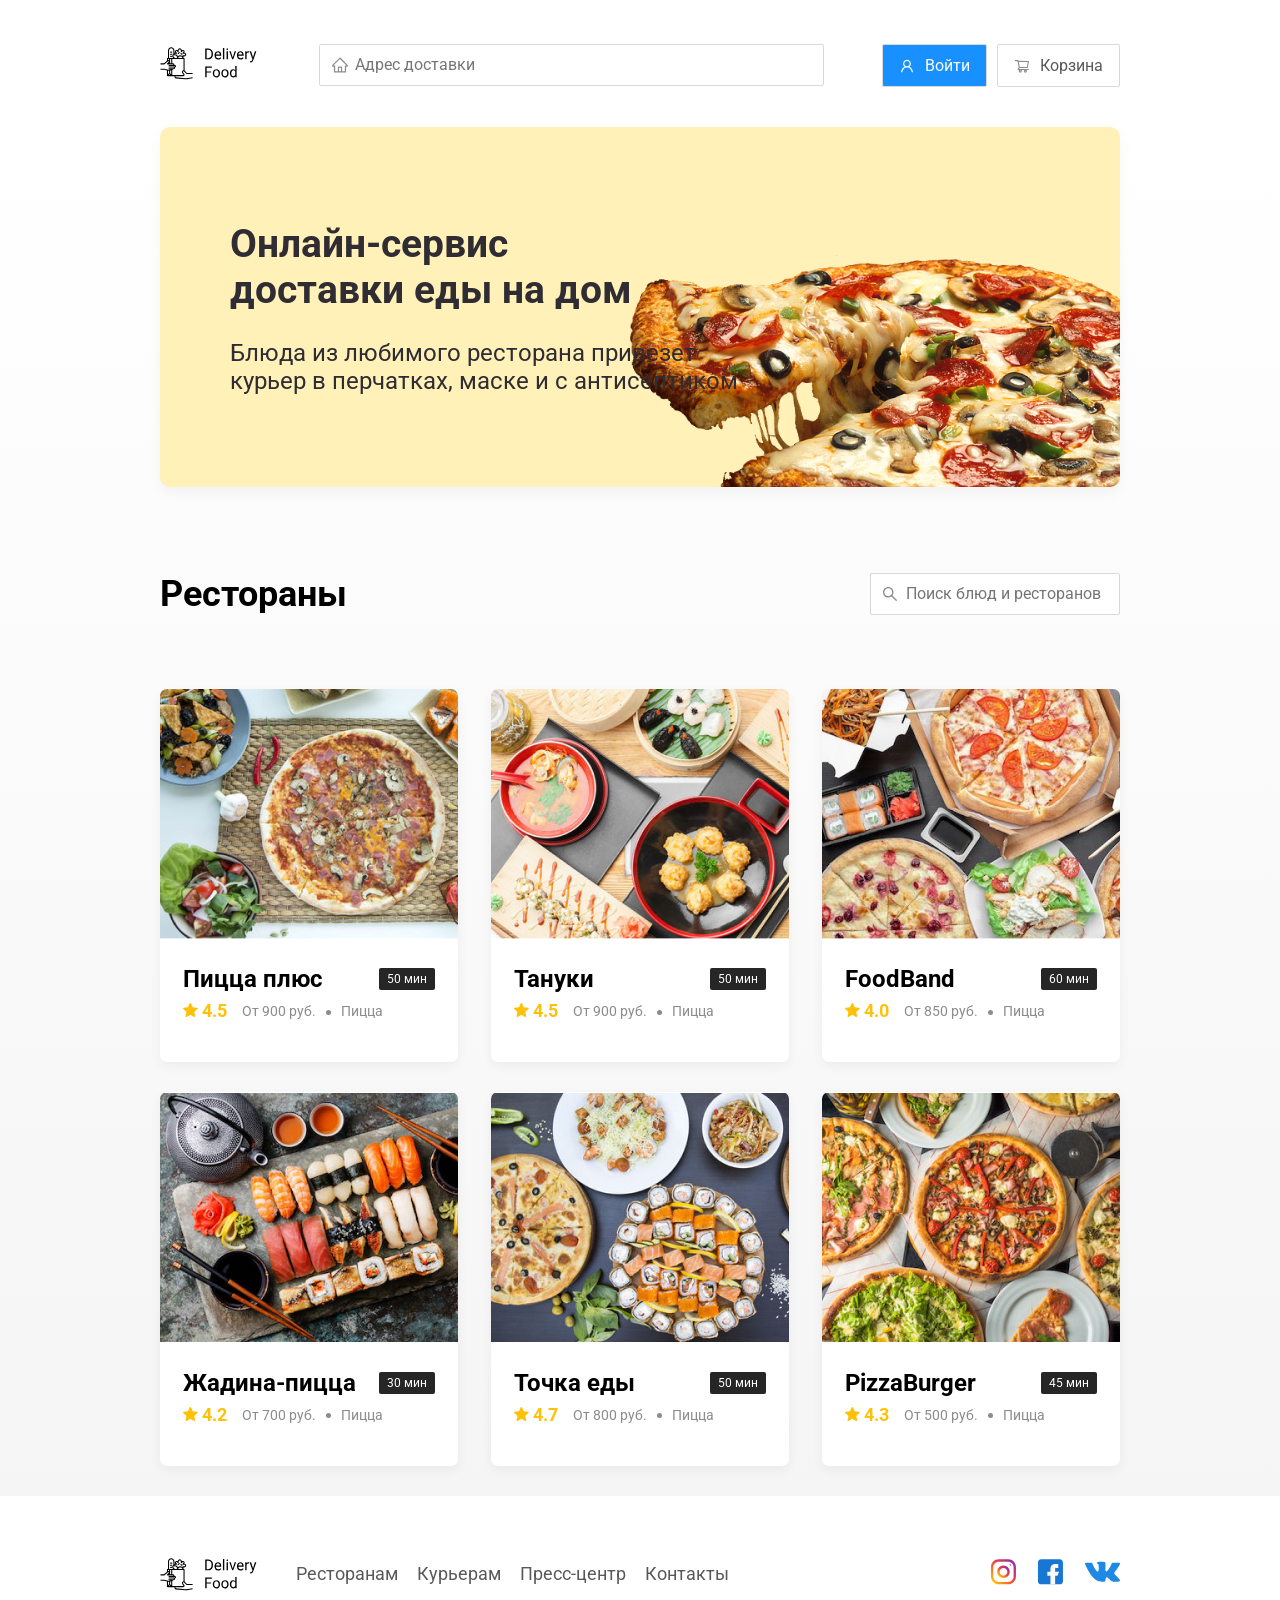
<file: index.html>
<!DOCTYPE html>
<html lang="ru">
<head>
  <meta charset="UTF-8">
  <link href="https://fonts.googleapis.com/css2?family=Roboto:wght@400;700&display=swap" rel="stylesheet">
  <meta name="viewport" content="width=device-width, initial-scale=1.0">
  <link rel="stylesheet" href="css/normalize.css">
  <link rel="stylesheet" href="css/animate.css">
  <link rel="stylesheet" href="css/style.css">
  <title>Delivery Food - Доставка еды на дом</title>
</head>
<body>
  <div class="container">
    <header class="header">
      <a href="index.html" class="logo">
        <img src="img/logo.svg" alt="logo" class="logo animated fadeInRight delay-1s">
      </a>
      <input type="text" class="input input-address" placeholder="Адрес доставки">
      <div class="buttons">
        <button class="button button-primary">
          <img src="img/user.svg" alt="user" class="button-icon">
          <span class="button-text">Войти</span>
        </button>
        <button class="button" id="cart-button">
          <img src="img/shopping-cart.svg" alt="shopping cart" class="button-icon">
          <span class="button-text">Корзина</span>
        </button>
      </div>
    </header>
  </div>

  <main class="main">
    <div class="container">
      <section class="promo">

        <h1 class="promo-title">Онлайн-сервис <br> доставки еды на дом</h1>
        <p class="promo-text">Блюда из любимого ресторана привезет <br> курьер в перчатках, маске и с антисептиком</p>
  
      </section>
      <section class="restaurants">
        <div class="section-heading">
          <h2 class="section-title">Рестораны</h2>
          <input type="text" class="input input-search" placeholder="Поиск блюд и ресторанов">
        </div>
        <div class="cards">
          <a href="restaurants.html" class="card wow fadeInUp">
            <img src="img/image1.jpg" alt="image" class="card-image">
            <div class="card-text">
              <div class="card-heading">
                <h3 class="card-title">Пицца плюс</h3>
                <span class="card-tag tag">50 мин</span>
              </div>
              <div class="card-info">
                <div class="rating">
                  <img src="img/rating.svg" alt="" class="rating-stars"> 4.5</div>                
                <div class="price">От 900 руб.</div>
                <div class="category">Пицца</div>
              </div>
            </div>
          </a>
          <!-- /.card -->
          <a href="restaurants.html" class="card wow fadeInUp">
            <img src="img/image2.jpg" alt="image" class="card-image">
            <div class="card-text">
              <div class="card-heading">
                <h3 class="card-title">Тануки</h3>
                <span class="card-tag tag">50 мин</span>
              </div>
              <div class="card-info">
                <div class="rating">
                  <img src="img/rating.svg" alt="" class="rating-stars"> 4.5</div>                
                <div class="price">От 900 руб.</div>
                <div class="category">Пицца</div>
              </div>
            </div>
          </a>
          <!-- /.card -->
          <a href="restaurants.html" class="card wow fadeInUp">
            <img src="img/image3.jpg" alt="image" class="card-image">
            <div class="card-text">
              <div class="card-heading">
                <h3 class="card-title">FoodBand</h3>
                <span class="card-tag tag">60 мин</span>
              </div>
              <div class="card-info">
                <div class="rating">
                  <img src="img/rating.svg" alt="" class="rating-stars"> 4.0</div>                
                <div class="price">От 850 руб.</div>
                <div class="category">Пицца</div>
              </div>
            </div>
          </a>
          <!-- /.card -->
          <a href="restaurants.html" class="card wow fadeInUp">
            <img src="img/image4.jpg" alt="image" class="card-image">
            <div class="card-text">
              <div class="card-heading">
                <h3 class="card-title">Жадина-пицца</h3>
                <span class="card-tag tag">30 мин</span>
              </div>
              <div class="card-info">
                <div class="rating">
                  <img src="img/rating.svg" alt="" class="rating-stars"> 4.2</div>                
                <div class="price">От 700 руб.</div>
                <div class="category">Пицца</div>
              </div>
            </div>
          </a>
          <!-- /.card -->
          <a href="restaurants.html" class="card wow fadeInUp">
            <img src="img/image5.jpg" alt="image" class="card-image">
            <div class="card-text">
              <div class="card-heading">
                <h3 class="card-title">Точка еды</h3>
                <span class="card-tag tag">50 мин</span>
              </div>
              <div class="card-info">
                <div class="rating">
                  <img src="img/rating.svg" alt="" class="rating-stars"> 4.7</div>                
                <div class="price">От 800 руб.</div>
                <div class="category">Пицца</div>
              </div>
            </div>
          </a>
          <!-- /.card -->
          <a href="restaurants.html" class="card wow fadeInUp">
            <img src="img/image6.jpg" alt="image" class="card-image">
            <div class="card-text">
              <div class="card-heading">
                <h3 class="card-title">PizzaBurger</h3>
                <span class="card-tag tag">45 мин</span>
              </div>
              <div class="card-info">
                <div class="rating">
                  <img src="img/rating.svg" alt="" class="rating-stars"> 4.3</div>                
                <div class="price">От 500 руб.</div>
                <div class="category">Пицца</div>
              </div>
            </div>
          </a >
          <!-- /.card -->
        </div>
      </section>
    </div>
  </main>

  <footer class="footer">
    <div class="container">
      <div class="footer-block">
        <img src="img/logo.svg" alt="" class="footer-logo">
        <nav class="footer-nav">
          <a href="#" class="footer-link">Ресторанам</a>
          <a href="#" class="footer-link">Курьерам</a>
          <a href="#" class="footer-link">Пресс-центр</a>
          <a href="#" class="footer-link">Контакты</a>
        </nav>
        <div class="social-links">
          <a href="" class="social-link"><img src="img/insta.svg" alt="instagram"></a>
          <a href="" class="social-link"><img src="img/facebook.svg" alt="facebook"></a>
          <a href="" class="social-link"><img src="img/vk.svg" alt="vk"></a>
        </div>
      </div>
    </div>
  </footer>
  <div class="modal">
    <div class="modal-dialog">
      <div class="modal-header">
        <h3 class="modal-title">Корзина</h3>
        <button class="modal-close">&times;</button>
      </div>
      <div class="modal-body">
        <div class="food-row">
          <span class="food-name">Ролл угорь стандарт</span>
          <strong class="food-price">250 ₽</strong>
          <div class="food-counter">
            <button class="counter-button">-</button>
            <span class="counter">1</span>
            <button class="counter-button">+</button>
          </div>
        </div>
         <div class="food-row">
          <span class="food-name">Ролл угорь стандарт</span>
          <strong class="food-price">250 ₽</strong>
          <div class="food-counter">
            <button class="counter-button">-</button>
            <span class="counter">1</span>
            <button class="counter-button">+</button>
          </div>
        </div> 
        <div class="food-row">
          <span class="food-name">Ролл угорь стандарт</span>
          <strong class="food-price">250 ₽</strong>
          <div class="food-counter">
            <button class="counter-button">-</button>
            <span class="counter">1</span>
            <button class="counter-button">+</button>
          </div>
        </div>
      </div>

      <div class="modal-footer">
        <span class="pricetag">1250 ₽</span>
        <div class="footer-buttons">
          <button class="button button-primary">Оформить заказ</button>
          <button class="button button-cancel">Отмена</button>
        </div>
      </div>
    </div>
  </div>
  <script src="js/wow.min.js "></script>
  <script src="js/main.js"></script>
</body>
</html>
</file>
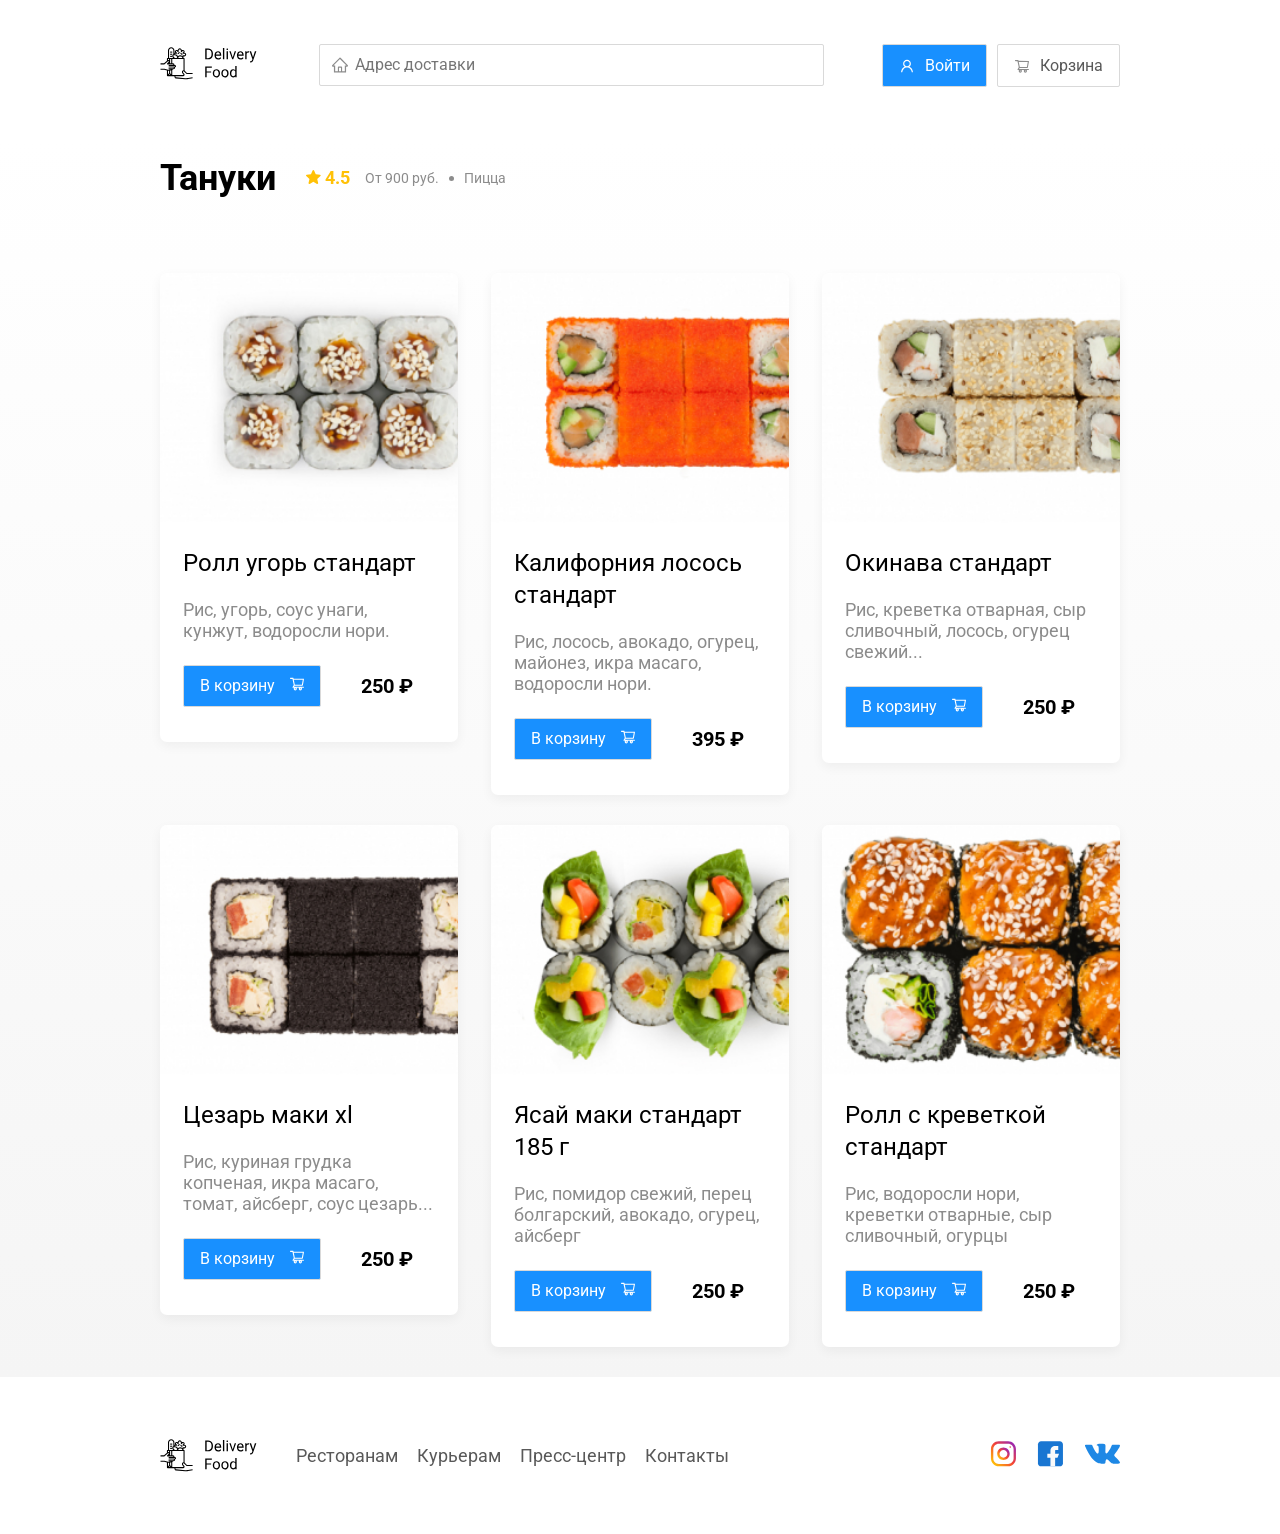
<file: restaurants.html>
<!DOCTYPE html>
<html lang="ru">

<head>
  <meta charset="UTF-8">
  <link href="https://fonts.googleapis.com/css2?family=Roboto:wght@400;700&display=swap" rel="stylesheet">
  <meta name="viewport" content="width=device-width, initial-scale=1.0">
  <link rel="stylesheet" href="css/normalize.css">
  <link rel="stylesheet" href="css/animate.css">
  <link rel="stylesheet" href="css/style.css">
  <title>Пицца плюс</title>
</head>

<body>
  <div class="container">
    <header class="header">
      <a href="index.html" class="logo">
        <img src="img/logo.svg" alt="logo" class="logo">
      </a>
      <input type="text" class="input input-address" placeholder="Адрес доставки">
      <div class="buttons">
        <button class="button button-primary">
          <img src="img/user.svg" alt="user" class="button-icon">
          <span class="button-text">Войти</span>
        </button>
        <button class="button" id="cart-button">
          <img src="img/shopping-cart.svg" alt="shopping cart" class="button-icon">
          <span class="button-text">Корзина</span>
        </button>
      </div>
    </header>
  </div>

  <main class="main">
    <div class="container">
      <section class="restaurants">
        <div class="section-heading">
          <div class="card-info">
            <h2 class="section-title">Тануки</h2>
            <div class="rating"><img src="img/rating.svg" alt="" class="rating-stars"> 4.5</div>
            <div class="price">От 900 руб.</div>
            <div class="category">Пицца</div>
          </div>
        </div>
        <div class="cards">
          <div class="card">
            <img src="img/roll.jpg" alt="image" class="card-image">
            <div class="card-text">
              <div class="card-heading">
                <h3 class="card-title card-title-reg">Ролл угорь стандарт</h3>
              </div>
              <div class="card-info">
                <div class="components">Рис, угорь, соус унаги, кунжут, водоросли нори.</div>
              </div>
              <div class="card-buttons">
                <button class="button button-primary">
                  <span class="button-card-text">В корзину</span>
                  <img src="img/shopping-cart1.svg" alt="" class="button-card-image">
                </button>
                <strong
                 class="card-price-bold">250 ₽</strong>
              </div>
            </div>
          </div>
          <!-- /.card -->
          <div class="card">
            <img src="img/roll1.jpg" alt="image" class="card-image">
            <div class="card-text">
              <div class="card-heading">
                <h3 class="card-title card-title-reg">Калифорния лосось стандарт</h3>
              </div>
              <div class="card-info">
                <div class="components">Рис, лосось, авокадо, огурец, майонез, икра масаго, водоросли нори.</div>
              </div>
              <div class="card-buttons">
                <button class="button button-primary">
                  <span class="button-card-text">В корзину</span>
                  <img src="img/shopping-cart1.svg" alt="" class="button-card-image">
                </button>
                <strong
                 class="card-price-bold">395 ₽</strong>
              </div>
            </div>
          </div>
          <!-- /.card -->
          <div class="card">
            <img src="img/roll2.jpg" alt="image" class="card-image">
            <div class="card-text">
              <div class="card-heading">
                <h3 class="card-title card-title-reg">Окинава стандарт</h3>
              </div>
              <div class="card-info">
                <div class="components"> Рис, креветка отварная, сыр сливочный, лосось, огурец свежий...</div>
              </div>
              <div class="card-buttons">
                <button class="button button-primary">
                  <span class="button-card-text">В корзину</span>
                  <img src="img/shopping-cart1.svg" alt="" class="button-card-image">
                </button>
                <strong
                 class="card-price-bold">250 ₽</strong>
              </div>
            </div>
          </div>
          <!-- /.card -->
          <div class="card">
            <img src="img/roll3.jpg" alt="image" class="card-image">
            <div class="card-text">
              <div class="card-heading">
                <h3 class="card-title card-title-reg">Цезарь маки хl</h3>
              </div>
              <div class="card-info">
                <div class="components">Рис, куриная грудка копченая, икра масаго, томат, айсберг, соус цезарь...</div>
              </div>
              <div class="card-buttons">
                <button class="button button-primary">
                  <span class="button-card-text">В корзину</span>
                  <img src="img/shopping-cart1.svg" alt="" class="button-card-image">
                </button>
                <strong
                 class="card-price-bold">250 ₽</strong>
              </div>
            </div>
          </div>
          <!-- /.card -->
          <div class="card">
            <img src="img/roll4.jpg" alt="image" class="card-image">
            <div class="card-text">
              <div class="card-heading">
                <h3 class="card-title card-title-reg">Ясай маки стандарт 185 г</h3>
              </div>
              <div class="card-info">
                <div class="components">Рис, помидор свежий, перец болгарский, авокадо, огурец, айсберг</div>
              </div>
              <div class="card-buttons">
                <button class="button button-primary">
                  <span class="button-card-text">В корзину</span>
                  <img src="img/shopping-cart1.svg" alt="" class="button-card-image">
                </button>
                <strong
                 class="card-price-bold">250 ₽</strong>
              </div>
            </div>
          </div>
          <!-- /.card -->
          <div class="card">
            <img src="img/roll5.jpg" alt="image" class="card-image">
            <div class="card-text">
              <div class="card-heading">
                <h3 class="card-title card-title-reg">Ролл с креветкой стандарт</h3>
              </div>
              <div class="card-info">
                <div class="components">Рис, водоросли нори, креветки отварные, сыр сливочный, огурцы</div>
              </div>
              <div class="card-buttons">
                <button class="button button-primary">
                  <span class="button-card-text">В корзину</span>
                  <img src="img/shopping-cart1.svg" alt="" class="button-card-image">
                </button>
                <strong
                 class="card-price-bold">250 ₽</strong>
              </div>
            </div>
          </div>
          <!-- /.card -->
          
        </div>
      </section>
    </div>
  </main>

  <footer class="footer">
    <div class="container">
      <div class="footer-block">
        <img src="img/logo.svg" alt="" class="footer-logo">
        <nav class="footer-nav">
          <a href="#" class="footer-link">Ресторанам</a>
          <a href="#" class="footer-link">Курьерам</a>
          <a href="#" class="footer-link">Пресс-центр</a>
          <a href="#" class="footer-link">Контакты</a>
        </nav>
        <div class="social-links">
          <a href="" class="social-link"><img src="img/insta.svg" alt="instagram"></a>
          <a href="" class="social-link"><img src="img/facebook.svg" alt="facebook"></a>
          <a href="" class="social-link"><img src="img/vk.svg" alt="vk"></a>
        </div>
      </div>
    </div>
  </footer>

  <div class="modal">
    <div class="modal-dialog">
      <div class="modal-header">
        <h3 class="modal-title">Корзина</h3>
        <button class="modal-close">&times;</button>
      </div>
      <div class="modal-body">
        <div class="food-row">
          <span class="food-name">Ролл угорь стандарт</span>
          <strong class="food-price">250 ₽</strong>
          <div class="food-counter">
            <button class="counter-button">-</button>
            <span class="counter">1</span>
            <button class="counter-button">+</button>
          </div>
        </div>
         <div class="food-row">
          <span class="food-name">Ролл угорь стандарт</span>
          <strong class="food-price">250 ₽</strong>
          <div class="food-counter">
            <button class="counter-button">-</button>
            <span class="counter">1</span>
            <button class="counter-button">+</button>
          </div>
        </div> 
        <div class="food-row">
          <span class="food-name">Ролл угорь стандарт</span>
          <strong class="food-price">250 ₽</strong>
          <div class="food-counter">
            <button class="counter-button">-</button>
            <span class="counter">1</span>
            <button class="counter-button">+</button>
          </div>
        </div>
      </div>

      <div class="modal-footer">
        <span class="pricetag">1250 ₽</span>
        <div class="footer-buttons">
          <button class="button button-primary">Оформить заказ</button>
          <button class="button button-cancel">Отмена</button>
        </div>
      </div>
    </div>
  </div>
  <script src="js/wow.min.js "></script>
<script src="js/main.js"></script>
</body>
</html>
</file>
<file: css/style.css>
* {
  box-sizing: border-box;
}

body {
  padding-top: 44px;
  font-family: 'Roboto', sans-serif;
}

.container {
  margin: auto;
  max-width: 1250px;

}
.main {
  background: linear-gradient(180deg, rgba(245, 245, 245, 0) 1.04%, #F5F5F5 100%);
}
.header {
  display: flex;
  align-items: center;
  justify-content: space-between;
  margin-bottom: 40px;
}
.input {
  background: #FFFFFF;
  border: 1px solid #D9D9D9;
  border-radius: 2px;
  font-size: 16px;
  line-height: 24px;
  padding: 8px;
  padding-left: 35px;
  background-repeat: no-repeat;
  background-position: left 11px center;
}
.input-address {
  flex: 0.8;
  background-image: url(../img/home.svg);
 
  
}
.input-search {
  background-image: url(../img/search.svg);
  width: 250px;
  margin-left: auto;
}
.buttons {
  display: flex;
  align-items: center;
}

.button {
  padding: 8px 16px;
  background: #FFFFFF;
  border: 1px solid #D9D9D9;
  box-sizing: border-box;
  box-shadow: 0px 0px 2px rgba(0, 0, 0, 0.0015);
  border-radius: 2px;
  color: #595959;
  font-size: 16px;
  line-height: 24px;
}
.button-primary {
  background: #1890FF;
  border: 1px solid #D9D9D9;
  color: #ffffff;
  margin-right: 10px;
}

.button-icon {
  margin-right: 6px;
  vertical-align: middle;
}
.button-text {
  vertical-align: middle;
}
.button-card-text {
  margin-right: 10px;
}

.promo {
  box-shadow: 0px 7px 12px rgba(158, 158, 163, 0.1);
  background: #FFF1B8 url(../img/promo-img.png) no-repeat bottom right -10px;
  border-radius: 10px;
  padding: 68px 70px;
  margin-bottom: 56px;
}

.promo-title {
  font-style: normal;
  font-weight: bold;
  font-size: 39px;
  line-height: 46px;
  color: #302C34;
}

.promo-text{
  font-style: normal;
  font-weight: normal;
  font-size: 24px;
  line-height: 28px;
  color: #302C34;
}

.section-heading {
  display: flex;
  align-items: center;
  margin-bottom: 44px;
}
.section-title {
  font-style: normal;
  font-weight: bold;
  font-size: 36px;
  line-height: 42px;
  color: #000000;
  margin-right: 30px;
}
.cards {
  display: flex;
  flex-wrap: wrap;
  align-items: flex-start;
  justify-content: space-between;
}
.card {
  background: #FFFFFF;
  box-shadow: 0px 4px 12px rgba(0, 0, 0, 0.05);
  border-radius: 7px;
  overflow: hidden;
  margin-bottom: 30px;
  flex-basis: 31%;
  text-decoration: none;
}
.card-image {
  width: 384px;
  height: 250px;
  object-fit: cover;
}
.card-buttons {
  margin-top: 24px;
  display: flex;
  align-items: center;


}
.card-text {
  padding: 20px 23px 35px ;
}
.card-heading {
  display: flex;
  align-items: center;
  justify-content: space-between;
}
.card-title {
  margin: 0;
  font-style: normal;
  font-weight: bold;
  font-size: 24px;
  line-height: 32px;
  color: #000000;
}
.card-title-reg {
  font-weight: 400;
}
.card-tag {
  color: #fff;
  background: #262626;
  border-radius: 2px;
  font-size: 12px;
  line-height: 20px;
  padding: 1px 8px;
}
.components {
  font-style: normal;
  font-weight: normal;
  font-size: 18px;
  line-height: 21px;
  color: #8C8C8C;
  margin-top: 20px;
}
.restaurants .card-info {
  display: flex;
  align-items: center;
}

.card-price-bold {
  margin-left: 30px;
  font-size: 20px;
  line-height: 32px;
  color: #000000;
}
.card .card-info {
  display: flex;
  align-items: center;
  flex-wrap: wrap;
 
}
.rating {
  margin-right: 26px;
  color: #FFC107;
  font-style: normal;
  font-weight: bold;
  font-size: 18px;
  line-height: 32px;
}

.price, .category {
  color: #8C8C8C;
  font-style: normal;
  font-weight: normal;
   font-size: 18px;
  line-height: 32px;
}
.category {
  text-overflow: ellipsis;
  overflow: hidden;
  white-space: nowrap;
  max-width: 150px;
}

.price {
  margin-right: 10px;
}
.price::after {
  content: "";
  width: 5px;
  height: 5px;
  border-radius: 50%;
  background-color: #8C8C8C;
  vertical-align: middle;
  display: inline-block;
  margin-left: 10px;
}

.footer {
  padding: 60px 0px;
}
.footer-block {
  display: flex;
  align-items: center;
  justify-content: space-between;
}
.footer-nav {
  margin-right: auto;
  margin-left: 35px;
}
.footer-link {
  font-style: normal;
  font-weight: normal;
  font-size: 18px;
  line-height: 21px;
  color: #595959;
  text-decoration: none;
}

.footer-link:not(:last-child) {
  margin-right: 15px;
}

.social-links {
  display:flex;
  align-items: center;
}
.social-link:not(:last-child) {
  margin-right: 21px;
}


.modal {
  position: fixed;
  left: 0;
  top: 0;
  width: 100%;
  height: 100%;
  background: rgba(0, 0, 0, 0.4);
  display: none;
}
.is-open {
  display: flex;
}
.modal-dialog {
  margin: auto;
  max-width: 780.73px;
  width: 90%;
  background: #FFFFFF;
  border-radius: 5px;
  padding: 40px 45px;
}
.modal-header {
  display: flex;
  align-items: center;
  justify-content: space-between;
  margin-bottom: 45px;
}

.modal-title {
  margin: 0;
  font-style: normal;
  font-weight: bold;
  font-size: 36px;
  line-height: 42px;
  color: #000000;
}

.modal-close {
  font-size: 36px;
  border: none;
  background-color: transparent;
}

.modal-body {
  margin-bottom: 52px;
}
.food-row {
  display: flex;
  align-items: center;
  justify-content: space-between;
  padding-bottom: 8px;
  border-bottom: 1px solid #D9D9D9;
  margin-bottom: 15px;

}
.food-name {
  font-style: normal;
  font-weight: normal;
  font-size: 18px;
  line-height: 32px;
  color: #000000;
}
.food-price {
  margin-left: auto;
  margin-right: 47px;
  font-style: normal;
  font-weight: bold;
  font-size: 20px;
  line-height: 32px;
  color: #000000;
}
.food-counter {
  display: flex;
  align-items: center;
}
.counter {
  font-style: normal;
  font-weight: normal;
  font-size: 16px;
  line-height: 24px;
  color: #000000;
  margin-left: 13px;
  margin-right: 13px;
}

.counter-button {
  display: flex;
  align-items: center;
  justify-content: center;
  width: 39px;
  height: 32px;
  background: #FFFFFF;
  border: 1px solid #40A9FF;
  box-sizing: border-box;
  border-radius: 2px;
  font-style: normal;
  font-weight: normal;
  font-size: 14px;
  line-height: 22px;
  color: #40A9FF;
}
.modal-footer {
  display: flex;
  align-items: center;
  justify-content: space-between;
}
.pricetag {
  font-style: normal;
  font-weight: bold;
  font-size: 20px;
  line-height: 23px;
  padding: 15px 20px;
  color: #FAFAFA;
  background: #262626;
  border-radius: 5px;
}

@media (max-width:1366px){
  .container{
    max-width: 960px;
  }
  .promo {
    background-size: 500px;
  }
  .category, .price {
    font-size: 14px;
  }
  .rating {
    margin-right: 15px;
  }
}

@media (max-width:992px){
  .container{
    max-width: 750px;
  }
  .promo {
    padding: 50px;
    background-size: 400px;
    background-position: bottom right -100px;
  }
  .promo-text{
    font-size: 18px;
    max-width: 400px;
  }
  .card {
    flex-basis: 49%;
  }
  .footer-link{
    font-size: 16px;
  }
}
@media (max-width:768px){
  .container{
    max-width: 560px;
  }
  .button {
    padding: 8px 8px;
    font-size: 14px;
    line-height: 24px;
  }
  .promo {
    padding: 30px;
    background-size: 300px;
    background-position: bottom right -99px;
    margin-bottom: 30px;
  }
  .promo-title {
    font-size: 28px;
  }
  .promo-text{
    font-size: 16px;
    max-width: 350px;
    margin-top: 0;
  }
  .section-heading {
    margin-bottom: 30px;
  }
  .card {
    flex-basis: 49%;
  }
  .card-info {
    flex-wrap: wrap;
  }
  .rating {
    flex-basis: 100%;
  }
  .footer-link{
    font-size: 14px;
  }
}
@media (max-width:578px){
  .container{
    max-width: 90%;
  }
  .header {
    flex-wrap: wrap;
  }
  .input-address {
    order: 5;
    margin-top: 15px;
    flex:1;
  }
  .button {
    padding: 8px 8px;
    font-size: 14px;
    line-height: 24px;
  }
  .promo {
    padding: 30px;
    background-image: none;
    margin-bottom: 30px;
  }
  .promo-title {
    font-size: 28px;
    margin-bottom: 10px;
  }
  .promo-text{
    font-size: 16px;
    max-width: 350px;
    margin-top: 0;
  }
  .section-heading {
    margin-bottom: 30px;
  }
  .card {
    flex-basis: 100%;
  }
  .card-image {
    width: 100%;
  }
  .card-info {
    flex-wrap: wrap;
  }
  .rating {
    flex-basis: 100%;
  }
  .footer {
    padding: 30px 0;
  }
  .footer-block {
    align-items: flex-start;
  }
  .footer-link{
    font-size: 14px;
  }
  .footer-nav {
    order: 0;
  }
  .foote-logo {
    order: 1;
  }
  .social-links {
    order: 2;
  }
}
@media (max-width:480px) {
  .container{
    max-width: 90%;
    margin: auto;
  }
  .header {
    flex-wrap: wrap;
  }
  .input-address {
    order: 5;
    margin-top: 15px;
    flex:1;
  }
  .button {
    padding: 8px 8px;
    font-size: 14px;
    line-height: 24px;
  }
  .button-text {
    display: none;
  }
  .button {
    min-height: 40px;
  }
  .button-icon {
    margin: 0;
  }
  .promo {
    padding: 30px;
    background-image: none;
    margin-bottom: 30px;
  }
  .promo-title {
    font-size: 28px;
    margin-bottom: 10px;
  }
  .promo-text{
    font-size: 16px;
    max-width: 350px;
    margin-top: 0;
  }
  .section-heading {
    margin-bottom: 30px;
    flex-direction: column;
  }
  .card {
    flex-basis: 100%;
  }
  .card-image {
    width: 100%;
  }
  .card-info {
    flex-wrap: wrap;
  }
  .rating {
    flex-basis: 100%;
  }
  .footer {
    padding: 30px 0;
  }
  .footer-block {
    align-items: flex-start;
  }
  .footer-link{
    font-size: 14px;
  }
  .footer-block {
    flex-wrap: wrap;
    flex-direction: column;
    align-items: center;
  }
  .footer-logo {
    order: 0;
    margin-bottom: 20px;
  }
  .footer-nav {
    margin-bottom: 20px;
  }
}
</file>
